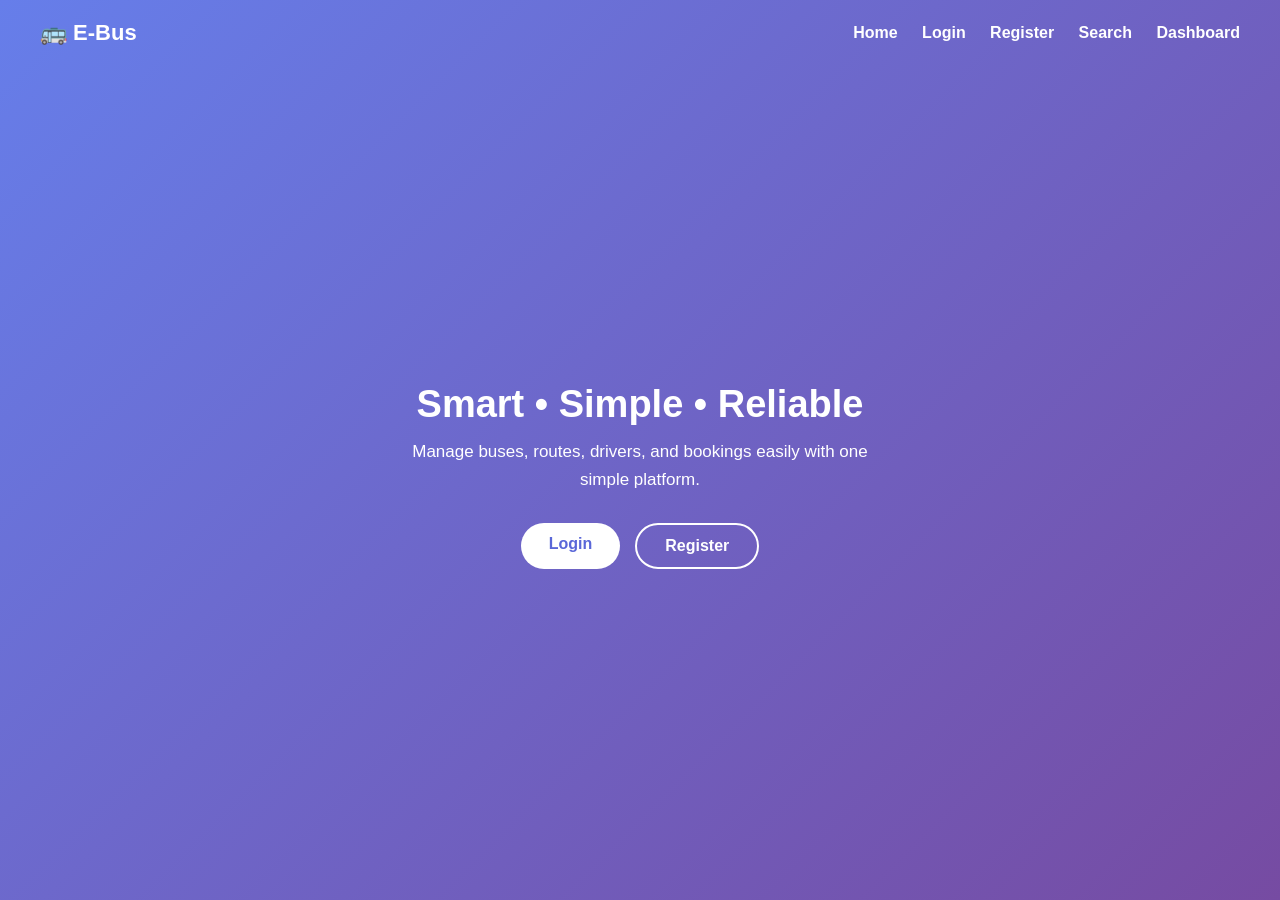
<file: index.html>
<!DOCTYPE html>
<html lang="en">
<head>
  <meta charset="UTF-8" />
  <title>E-Bus Management System</title>
  <meta name="viewport" content="width=device-width, initial-scale=1.0" />
  <link rel="stylesheet" href="style.css" />
</head>
<body>

  <header class="header">
    <h1>🚌 E-Bus</h1>
    <nav>
      <a href="index.html">Home</a>
      <a href="login.html">Login</a>
      <a href="register.html">Register</a>
      <a href="search.html">Search</a>
      <a href="user.html">Dashboard</a>
    </nav>
  </header>

  <main class="hero">
    <h2>Smart • Simple • Reliable</h2>
    <p>
      Manage buses, routes, drivers, and bookings easily with one simple platform.
    </p>

    <div class="buttons">
      <a href="login.html" class="btn primary">Login</a>
      <a href="register.html" class="btn outline">Register</a>
    </div>
  </main>

</body>
</html>
</file>
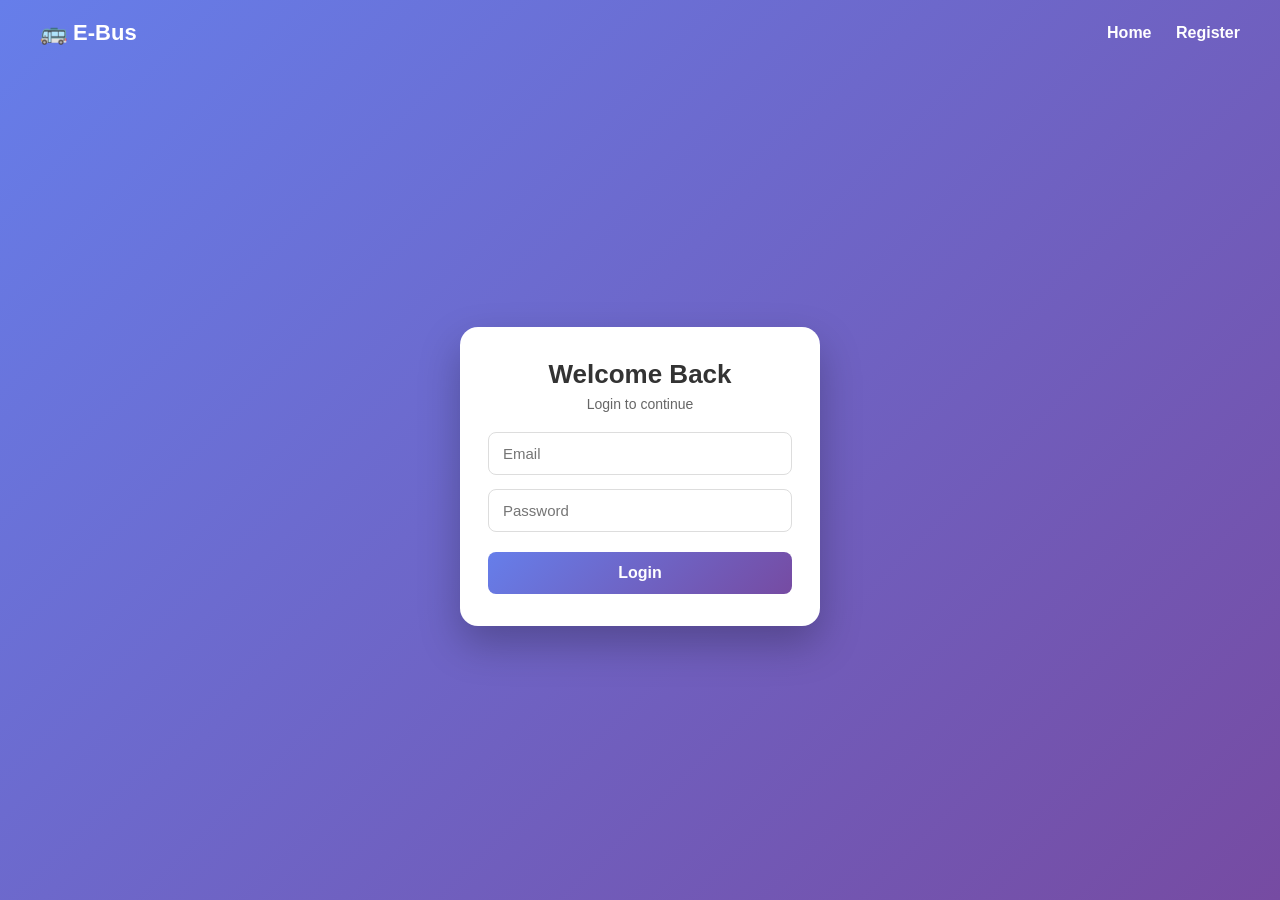
<file: login.html>
<!DOCTYPE html>
<html lang="en">
<head>
  <meta charset="UTF-8" />
  <title>Login</title>
  <meta name="viewport" content="width=device-width, initial-scale=1.0" />
  <link rel="stylesheet" href="style.css" />
</head>
<body>

  <header class="header">
    <h1>🚌 E-Bus</h1>
    <nav>
      <a href="index.html">Home</a>
      <a href="register.html">Register</a>
    </nav>
  </header>

  <main class="auth-container">
    <div class="auth-card">
      <h2>Welcome Back</h2>
      <p>Login to continue</p>

      <form class="auth-form">
        <input id="email" type="email" placeholder="Email" required />
        <input id="password" type="password" placeholder="Password" required />
        <button id="loginBtn" type="submit">Login</button>
      </form>
    </div>
  </main>

  <script type="module">
    import { loginUser } from "auth.js";
    document.querySelector(".auth-form").onsubmit = (e) => {
      e.preventDefault();
      loginUser(email.value, password.value);
    };
  </script>

</body>
</html>
</file>
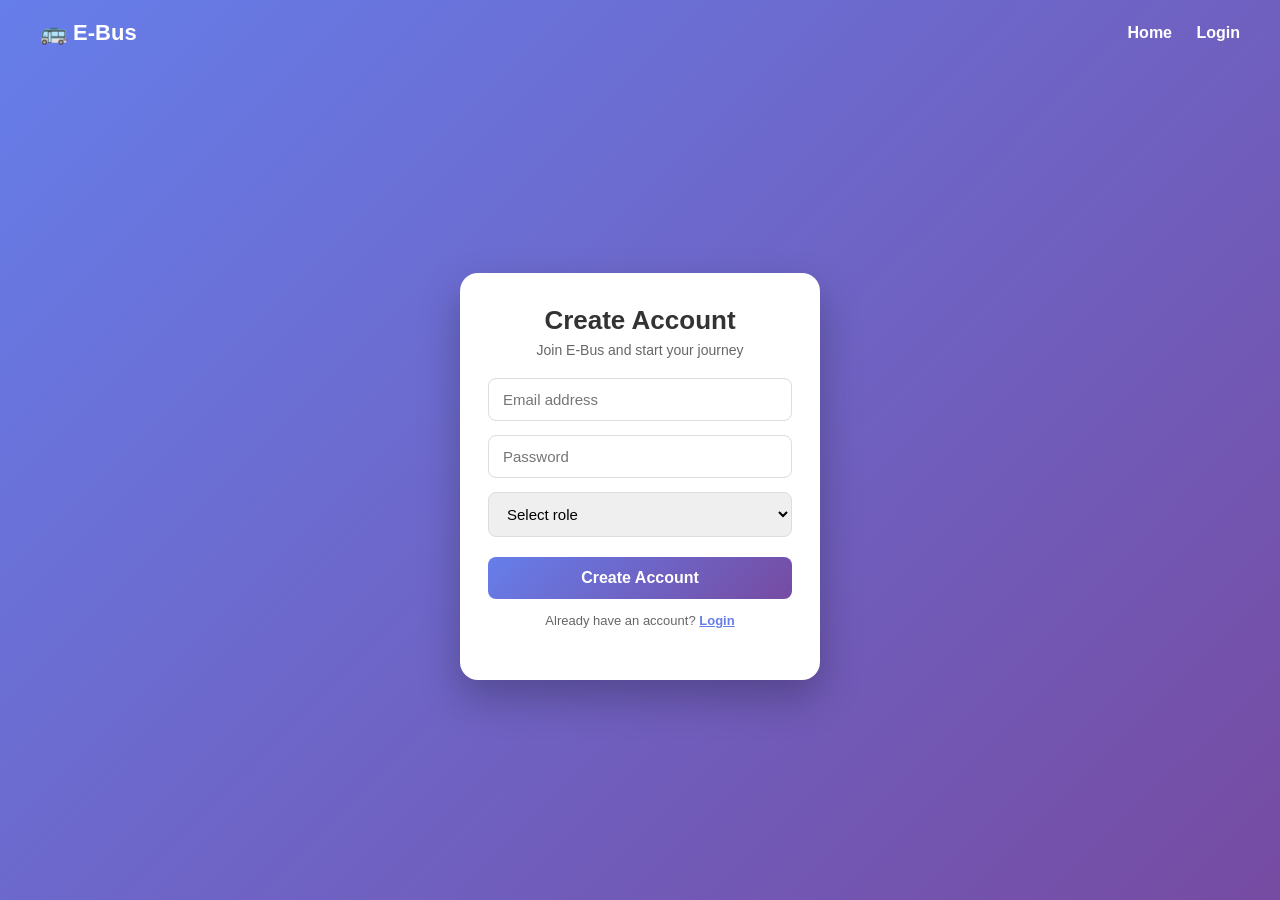
<file: register.html>
<!DOCTYPE html>
<html lang="en">
<head>
  <meta charset="UTF-8" />
  <title>Register | E-Bus</title>
  <meta name="viewport" content="width=device-width, initial-scale=1.0" />
  <link rel="stylesheet" href="style.css" />
</head>
<body>

  <!-- Header -->
  <header class="header">
    <h1>🚌 E-Bus</h1>
    <nav>
      <a href="index.html">Home</a>
      <a href="login.html">Login</a>
    </nav>
  </header>

  <!-- Register Card -->
  <main class="auth-container">
    <div class="auth-card">
      <h2>Create Account</h2>
      <p>Join E-Bus and start your journey</p>

      <form class="auth-form" id="registerForm">
        <input type="email" id="email" placeholder="Email address" required />

        <input type="password" id="password" placeholder="Password" required />

        <select id="role" required>
          <option value="" disabled selected>Select role</option>
          <option value="user">User</option>
          <option value="driver">Driver</option>
        </select>

        <button type="submit" id="registerBtn">Create Account</button>
      </form>

      <p style="margin-top: 14px; font-size: 13px;">
        Already have an account?
        <a href="login.html" style="color:#667eea; font-weight:600;">Login</a>
      </p>
    </div>
  </main>

  <!-- Script -->
  <script type="module">
    import { registerUser } from "./auth.js";

    const form = document.getElementById("registerForm");

    form.addEventListener("submit", (e) => {
      e.preventDefault();
      registerUser(email.value, password.value, role.value);
    });
  </script>

</body>
</html>
</file>
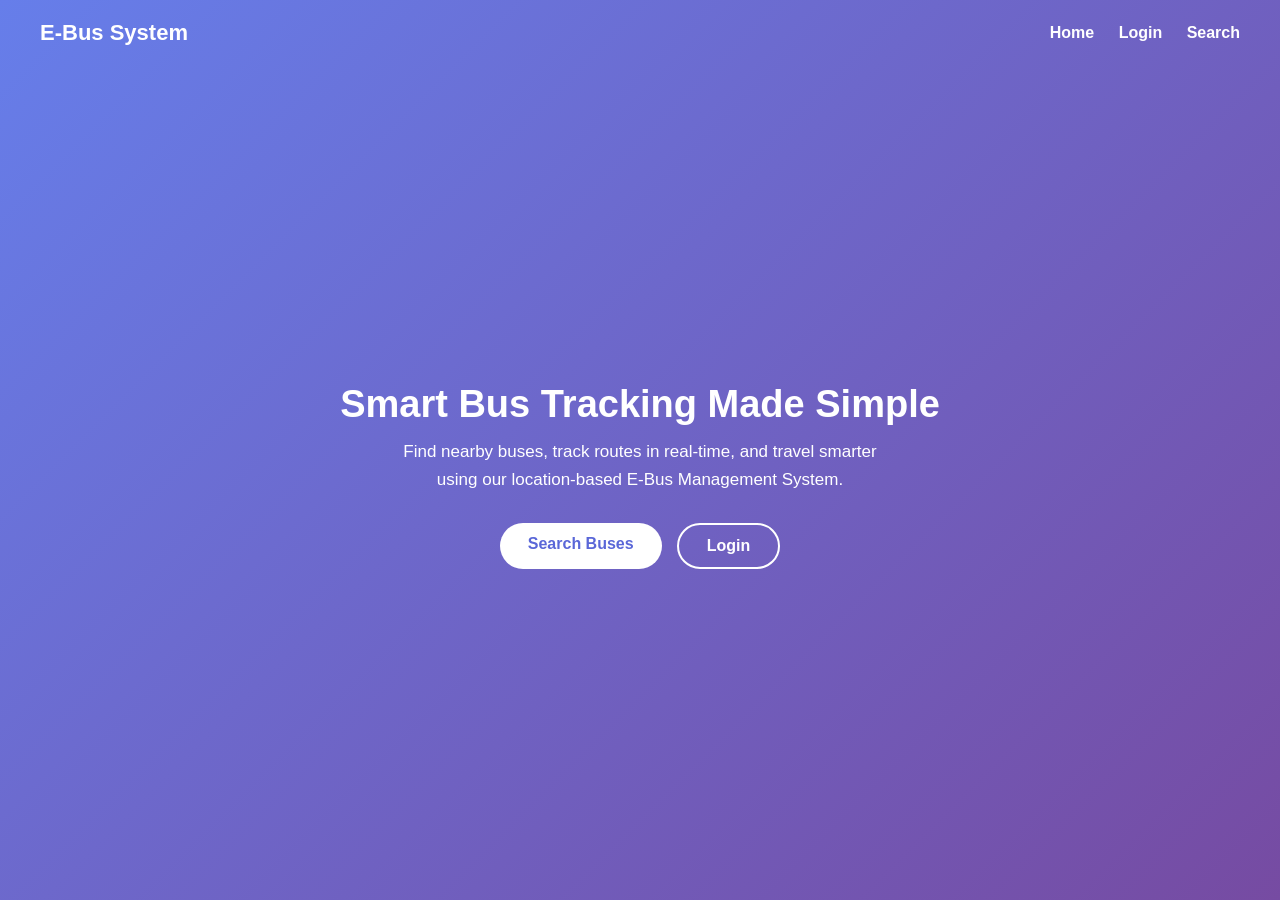
<file: user.html>
<!DOCTYPE html>
<html>
<head>
  <title>E-Bus Management System</title>
  <link rel="stylesheet" href="style.css">
</head>
<body>

  <!-- Header -->
  <header class="header">
    <h1>E-Bus System</h1>
    <nav>
      <a href="index.html">Home</a>
      <a href="login.html">Login</a>
      <a href="search.html">Search</a>
    </nav>
  </header>

  <!-- Hero Section -->
  <section class="hero">
    <h2>Smart Bus Tracking Made Simple</h2>
    <p>
      Find nearby buses, track routes in real-time, and travel smarter using
      our location-based E-Bus Management System.
    </p>

    <div class="buttons">
      <a href="search.html" class="btn primary">Search Buses</a>
      <a href="login.html" class="btn outline">Login</a>
    </div>
  </section>

</body>
</html>
</file>
<file: style.css>
/* ================= RESET ================= */
* {
  margin: 0;
  padding: 0;
  box-sizing: border-box;
}

/* ================= BODY ================= */
body {
  min-height: 100vh;
  background: linear-gradient(135deg, #667eea, #764ba2);
  font-family: "Segoe UI", Tahoma, sans-serif;
  color: #fff;
  text-align: center;
}

/* ================= HEADER ================= */
.header {
  display: flex;
  justify-content: space-between;
  align-items: center;
  padding: 20px 40px;
}

.header h1 {
  font-size: 22px;
}

.header nav a {
  color: #fff;
  text-decoration: none;
  margin-left: 20px;
  font-weight: 600;
}

.header nav a:hover {
  text-decoration: underline;
}

/* ================= HOME PAGE ================= */
.hero {
  min-height: calc(100vh - 80px);
  display: flex;
  flex-direction: column;
  align-items: center;
  justify-content: center;
  text-align: center;
  padding: 20px;
}

.hero h2 {
  font-size: 38px;
  margin-bottom: 12px;
}

.hero p {
  max-width: 500px;
  font-size: 17px;
  line-height: 1.6;
  margin-bottom: 30px;
}

.buttons {
  display: flex;
  gap: 15px;
}

.btn {
  padding: 12px 28px;
  border-radius: 30px;
  font-weight: 700;
  text-decoration: none;
  transition: 0.3s;
}

.btn.primary {
  background: #fff;
  color: #5a67d8;
}

.btn.primary:hover {
  transform: translateY(-2px);
}

.btn.outline {
  border: 2px solid #fff;
  color: #fff;
}

.btn.outline:hover {
  background: #fff;
  color: #5a67d8;
}

/* ================= LOGIN & REGISTER ================= */
.auth-container {
  min-height: calc(100vh - 80px);
  display: flex;
  align-items: center;
  justify-content: center;
}

.auth-card {
  width: 360px;
  background: #ffffff;
  color: #333;
  padding: 32px 28px;
  border-radius: 18px;
  box-shadow: 0 18px 40px rgba(0, 0, 0, 0.25);
  text-align: center;
}

.auth-card h2 {
  font-size: 26px;
  margin-bottom: 6px;
}

.auth-card p {
  font-size: 14px;
  color: #666;
  margin-bottom: 20px;
}

/* ================= FORMS ================= */
.auth-form {
  display: flex;
  flex-direction: column;
  gap: 14px;
}

.auth-form input,
.auth-form select {
  padding: 12px 14px;
  border-radius: 8px;
  border: 1px solid #ddd;
  font-size: 15px;
  transition: 0.3s;
}

.auth-form input:focus,
.auth-form select:focus {
  outline: none;
  border-color: #667eea;
  box-shadow: 0 0 0 3px rgba(102, 126, 234, 0.25);
}

/* ================= AUTH BUTTON ================= */
.auth-form button {
  margin-top: 6px;
  padding: 12px;
  border-radius: 8px;
  border: none;
  background: linear-gradient(135deg, #667eea, #764ba2);
  color: white;
  font-size: 16px;
  font-weight: 700;
  cursor: pointer;
  transition: 0.25s;
}

.auth-form button:hover {
  transform: translateY(-2px);
  box-shadow: 0 8px 18px rgba(0, 0, 0, 0.25);
}

.auth-form button:active {
  transform: scale(0.97);
}

/* ================= SEARCH PAGE ONLY ================= */
.search-box {
   max-width: 420px;
  margin: auto;
  background: white;
  color: #333;
  padding: 28px 24px;
  border-radius: 16px;
  box-shadow: 0 12px 30px rgba(0,0,0,0.25);
  margin-top: 200px;
  text-align: center;
}

.search-box h2 {
  margin-bottom: 10px;
  font-size: 24px;
  text-align: center;

 
}

.search-box nav {
  margin-bottom: 16px;
  font-size: 14px;
  text-align: center;
}

.search-box input {
  width: 100%;
  padding: 11px 12px;
  border-radius: 6px;
  border: 1px solid #ccc;
  margin-bottom: 12px;
  font-size: 15px;
  text-align: center;
}

.search-box input:focus {
  border-color: #4facfe;
  outline: none;
  box-shadow: 0 0 5px rgba(79, 172, 254, 0.4);
 
}

/* Buttons */
.primary-btn {
  width: 100%;
  background: linear-gradient(135deg, #4facfe, #00c6ff);
  color: white;
  border: none;
  padding: 11px;
  border-radius: 6px;
  font-size: 15px;
  font-weight: 600;
  cursor: pointer;
  margin-top: 6px;
 
}

.primary-btn:hover {
  opacity: 0.9;
}

.secondary-btn {
  width: 100%;
  background: #f1f5f9;
  border: 1px solid #ddd;
  padding: 10px;
  border-radius: 6px;
  font-size: 14px;
  cursor: pointer;
  margin-bottom: 12px;
}

.secondary-btn:hover {
  background: #e5e7eb;
}

.loading {
  margin: 12px 0;
  font-weight: 600;
  color: #007bff;
}

/* Results table */
.search-box table {
  width: 100%;
  border-collapse: collapse;
  margin-top: 12px;
  font-size: 14px;
}

.search-box th {
  background: #4facfe;
  color: white;
  padding: 8px;
}

.search-box td {
  padding: 8px;
  border-bottom: 1px solid #ddd;
}

.search-box tr:hover {
  background: #f5f9ff;
}

/* ================= MOBILE ================= */
@media (max-width: 600px) {
  .header {
    flex-direction: column;
    gap: 10px;
  }

  .auth-card {
    width: 90%;
  }

  .hero h2 {
    font-size: 30px;
  }
}
</file>
